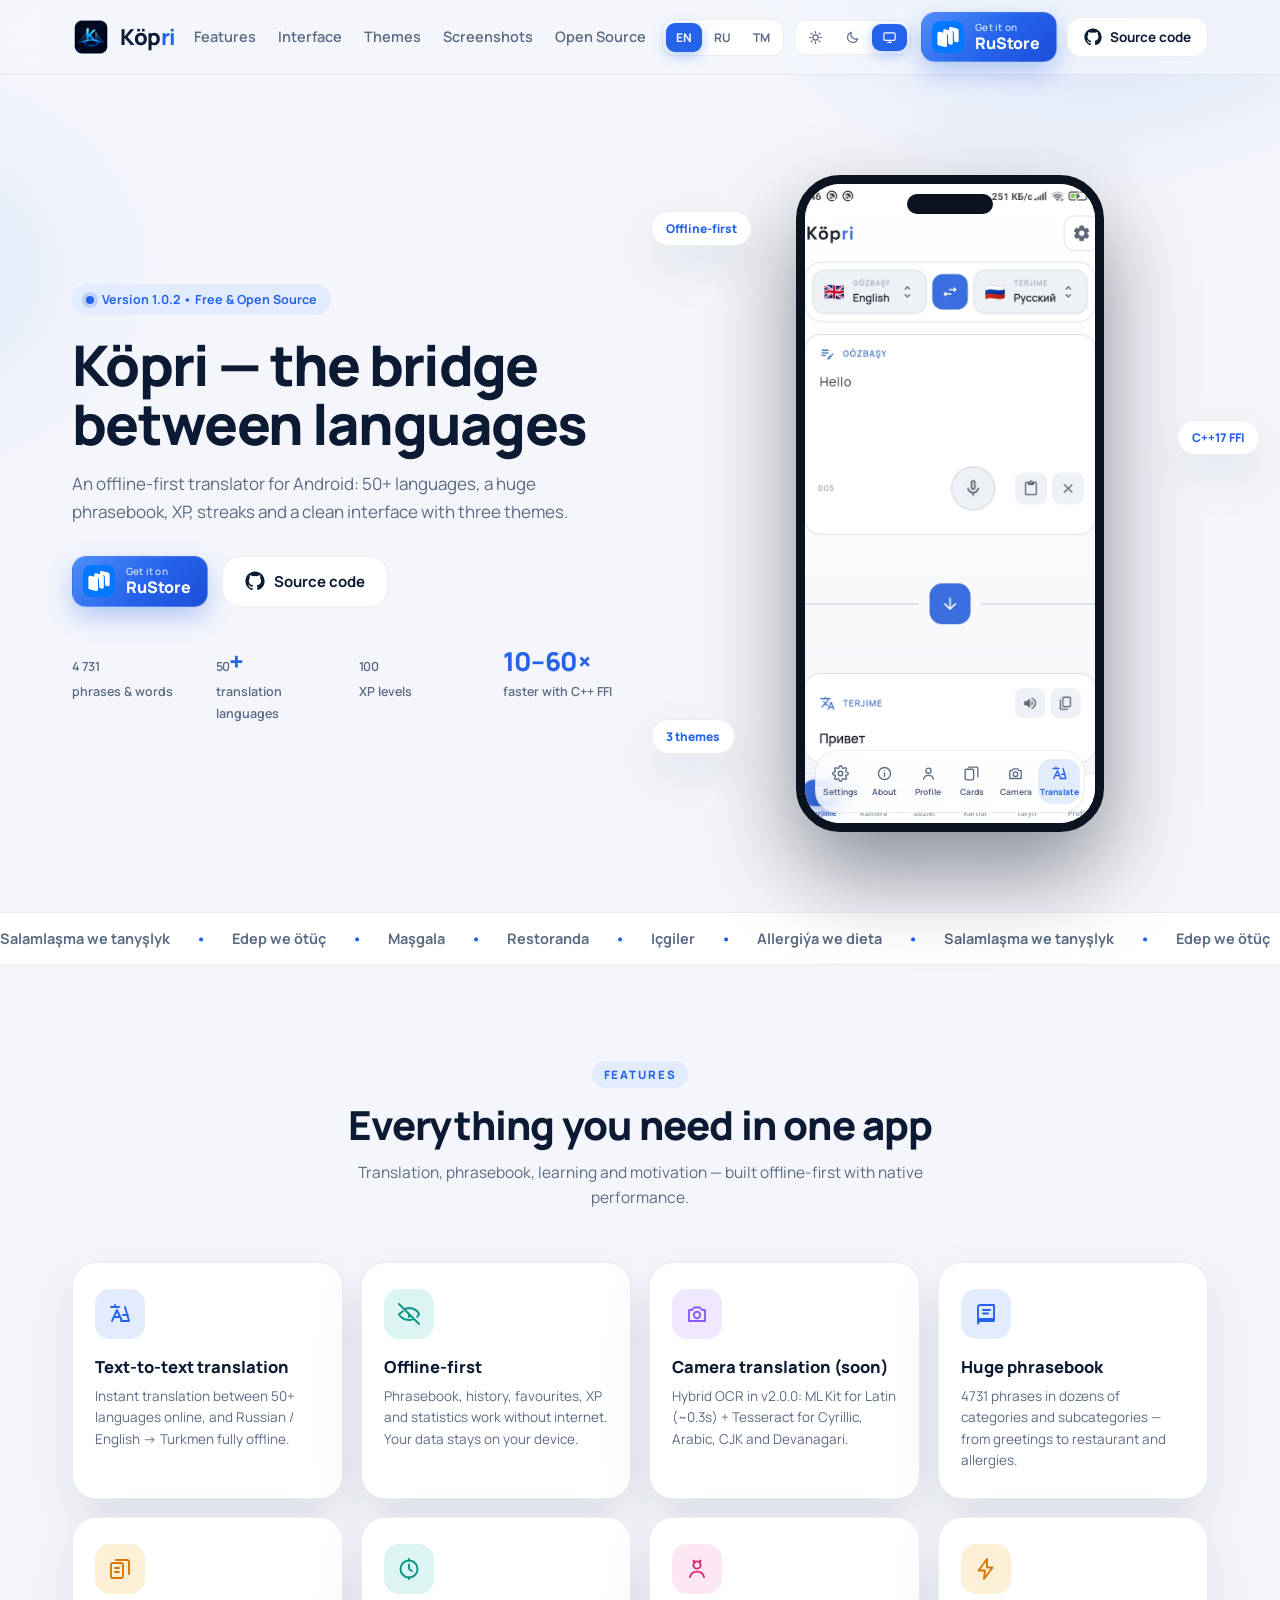
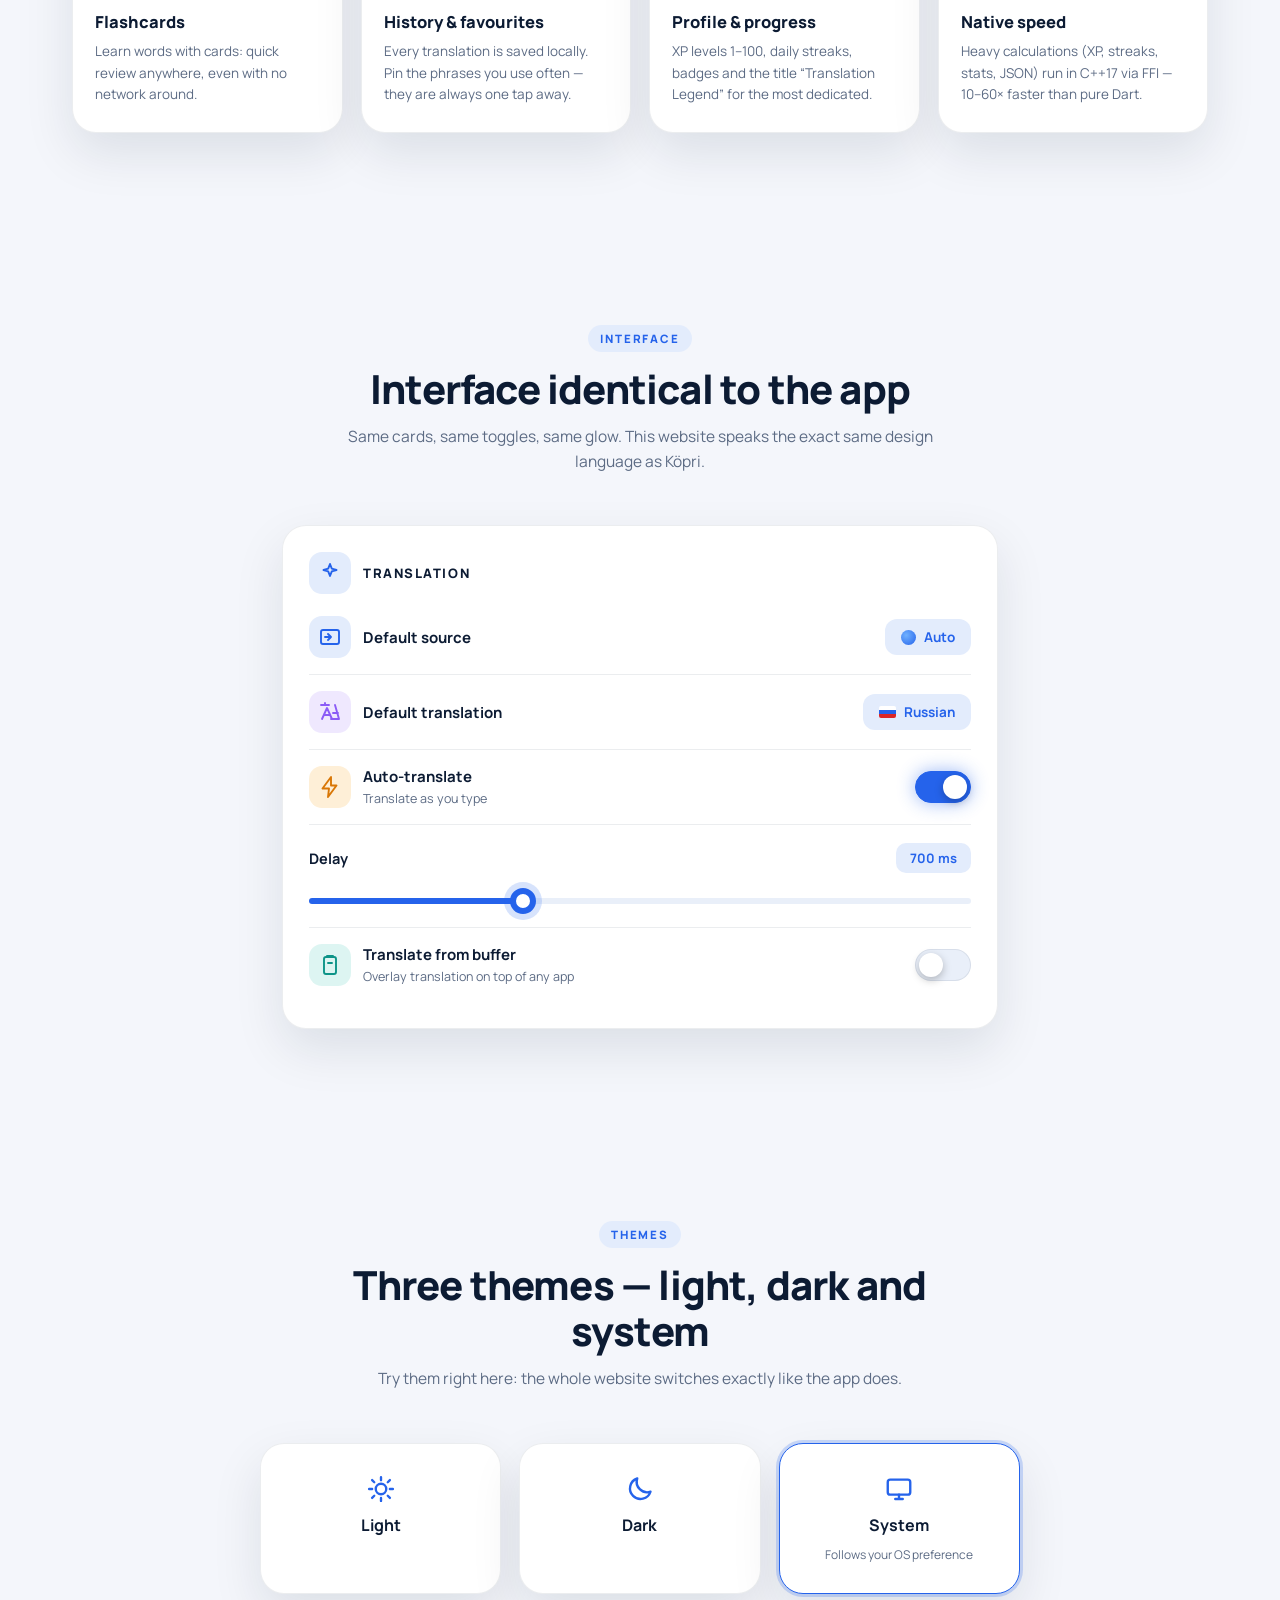
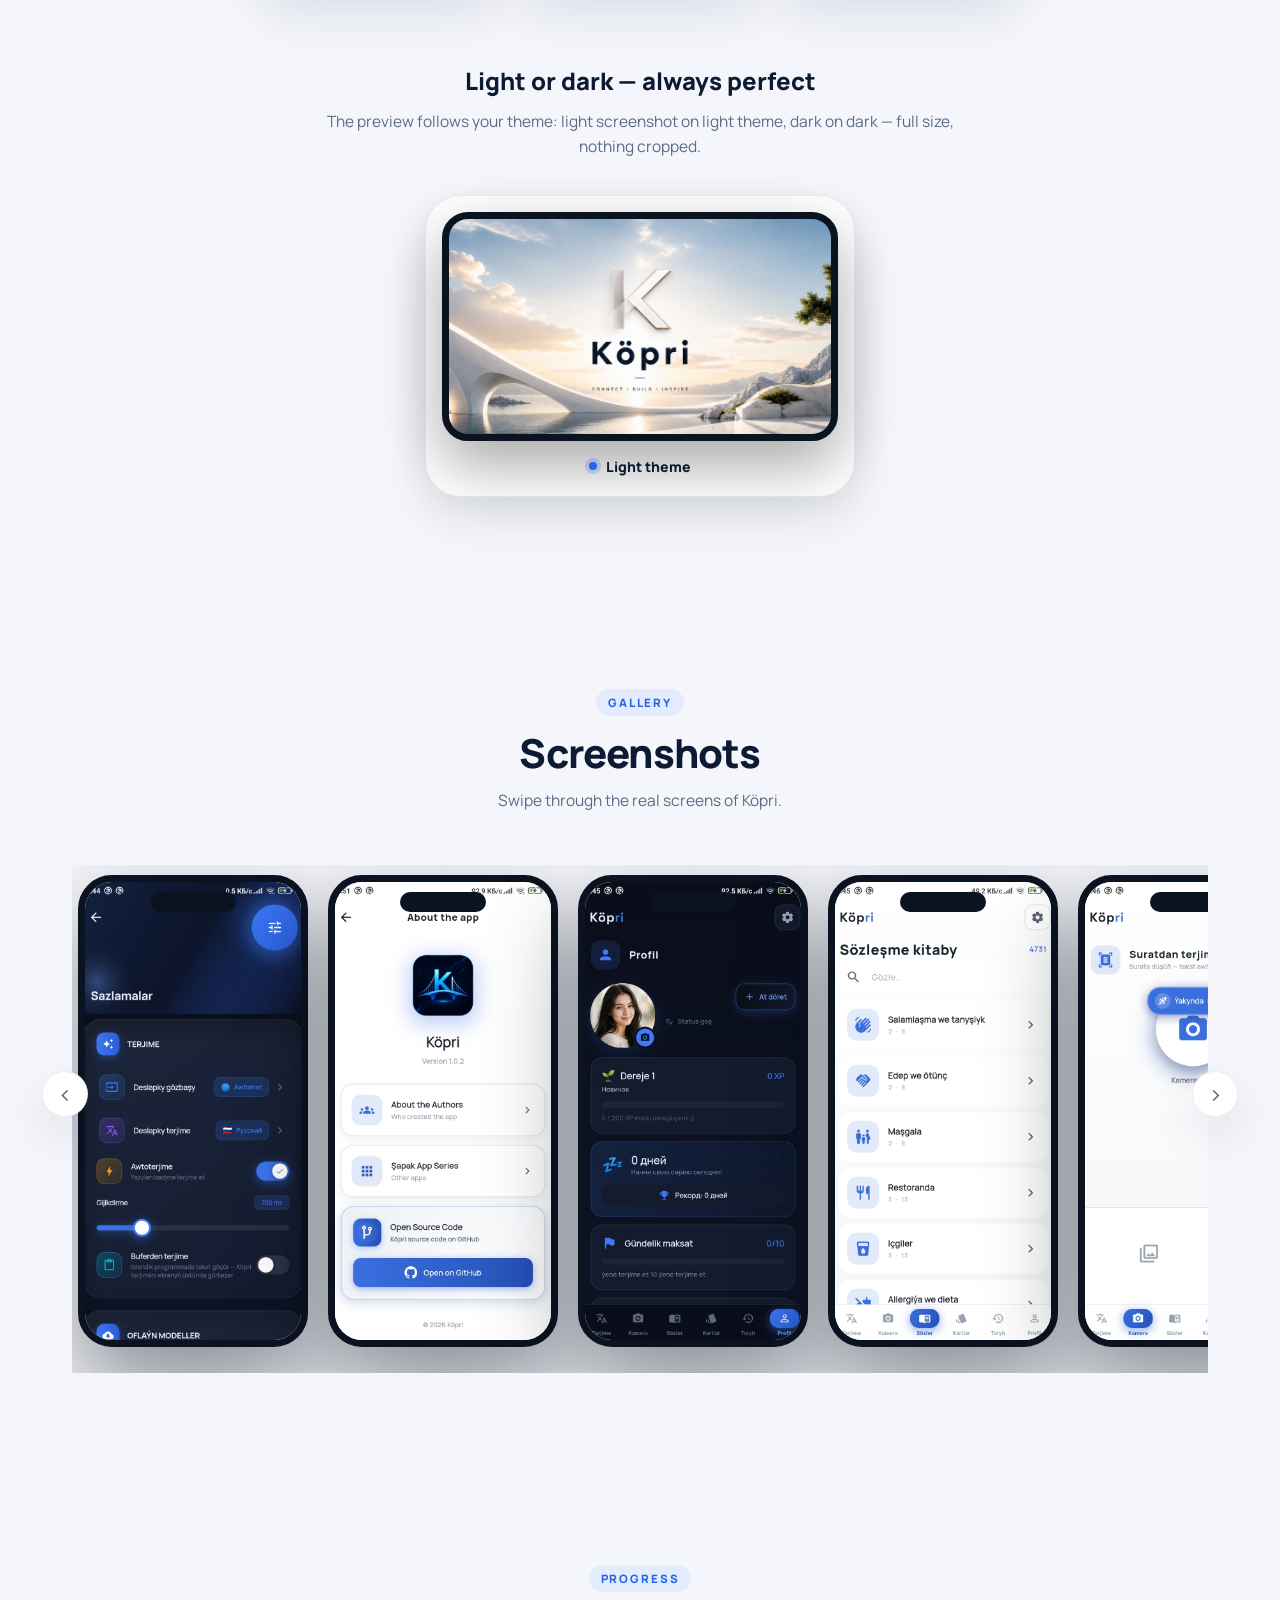
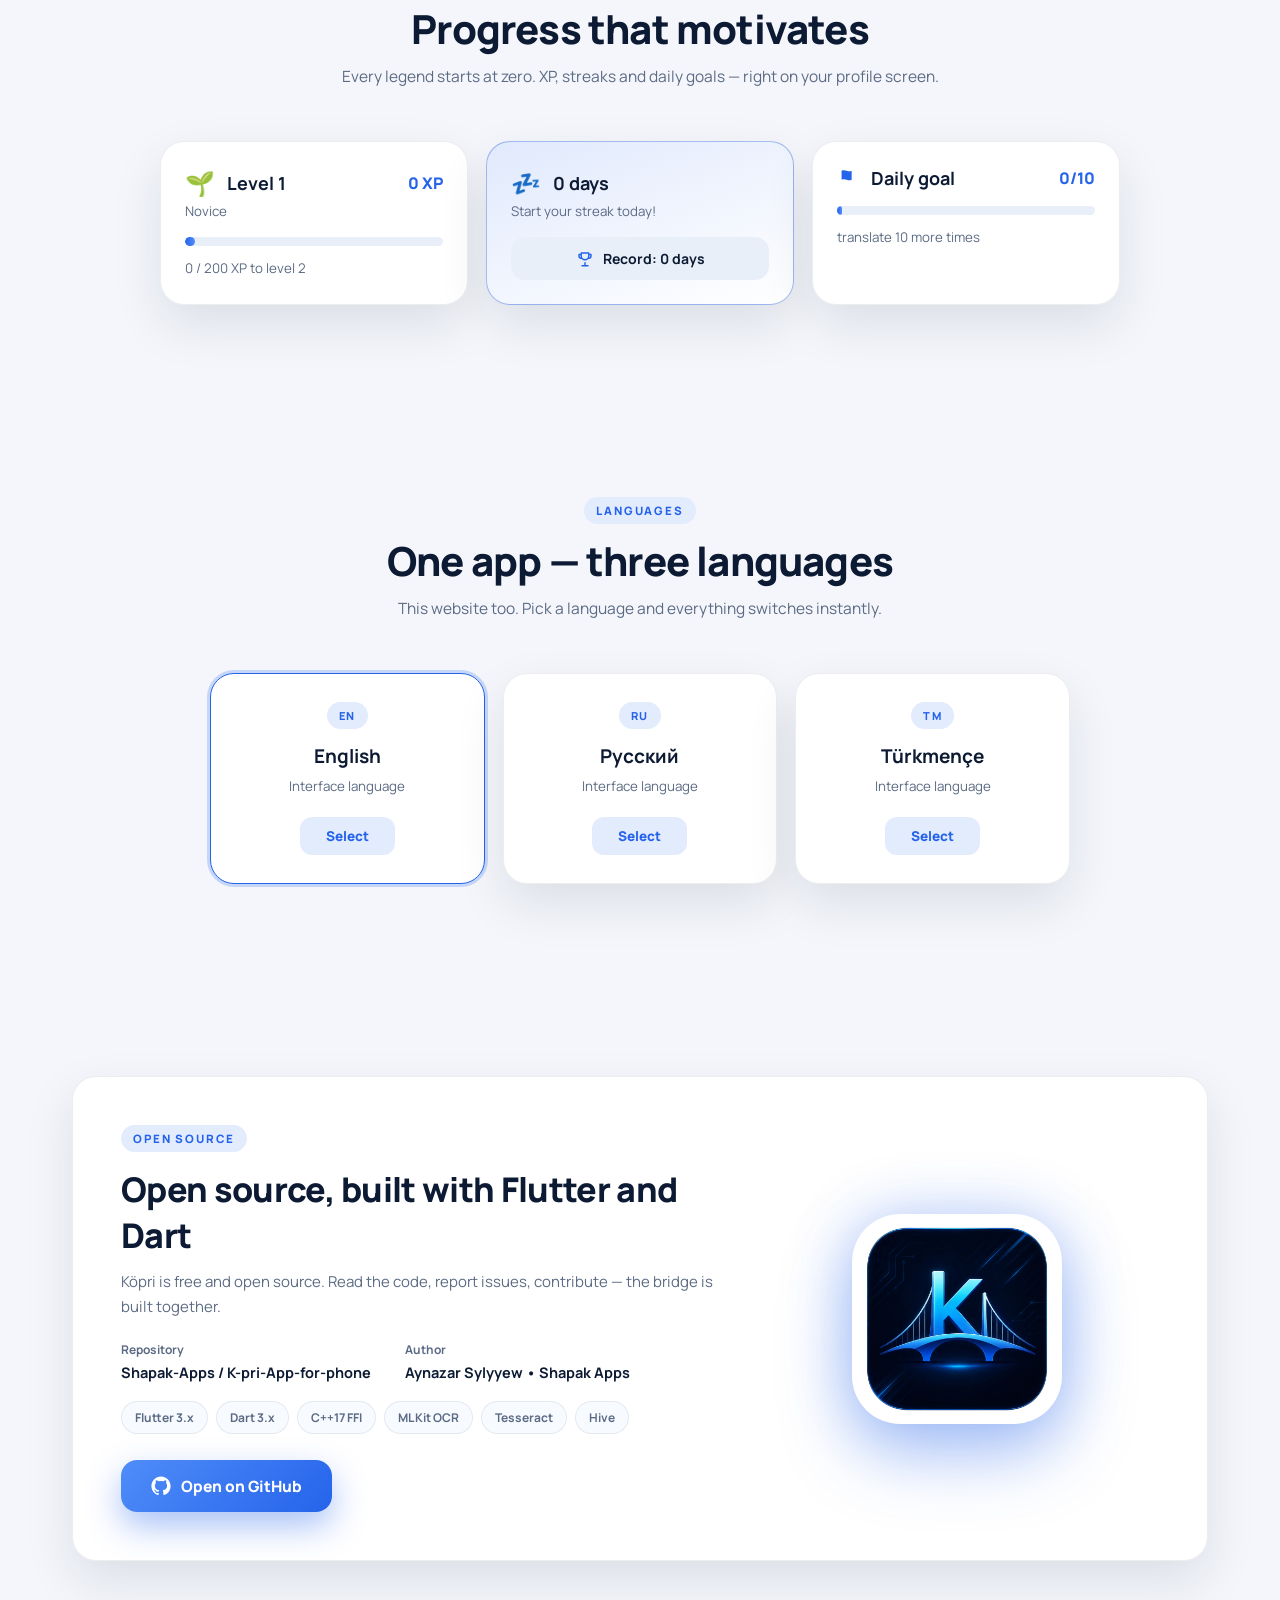
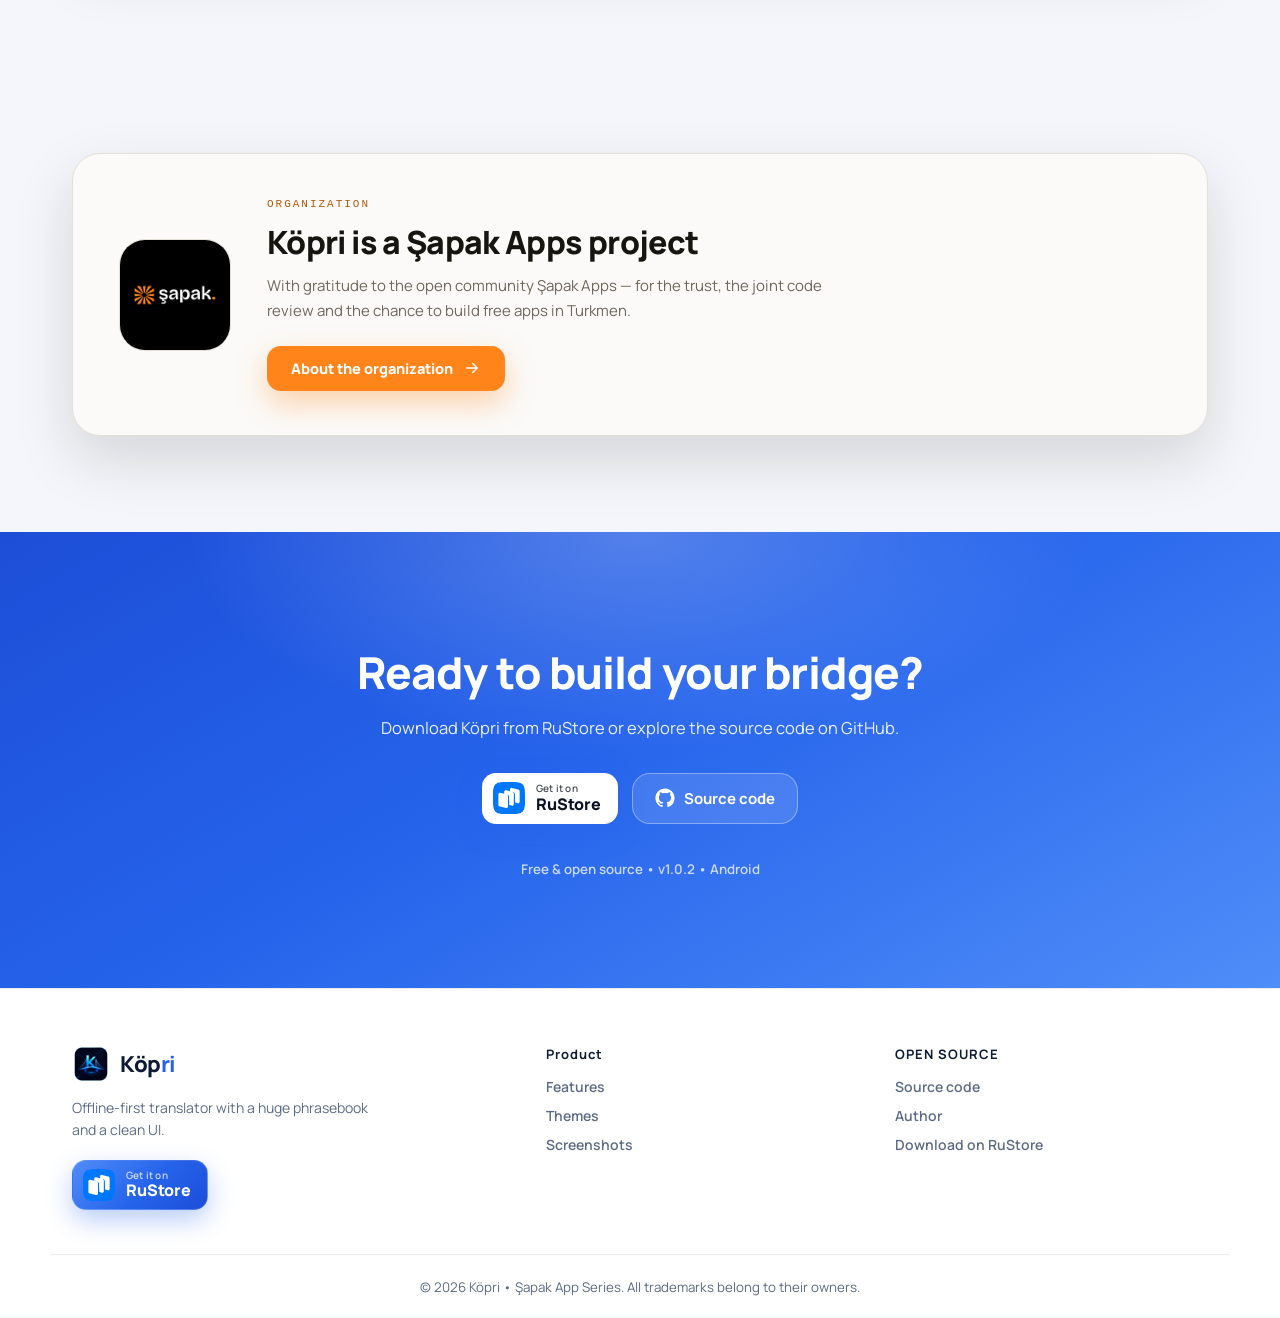
<file: index.html>
<!DOCTYPE html>
<html lang="en" data-theme="light">

<head>
    <meta charset="UTF-8">
    <meta name="viewport" content="width=device-width, initial-scale=1.0">
    <title>Köpri — offline translator</title>
    <meta name="description"
        content="Köpri — offline-first translator for Android: 50+ languages, huge phrasebook, XP & streaks. Download on RuStore.">
    <link rel="icon" type="image/png" href="assets/app_icon.png">
    <link rel="preconnect" href="https://fonts.googleapis.com">
    <link rel="preconnect" href="https://fonts.gstatic.com" crossorigin>
    <link href="https://fonts.googleapis.com/css2?family=Manrope:wght@400;500;600;700;800&display=swap"
        rel="stylesheet">
    <link rel="stylesheet" href="style.css">
</head>

<body>
    <!-- ============ HEADER ============ -->
    <header class="site-header">
        <div class="container header-in">
            <a class="brand" href="#hero">
                <img src="assets/app_icon.png" alt="Köpri icon" class="brand-icon">
                <span class="brand-name">Köp<em>ri</em></span>
            </a>

            <nav class="main-nav" aria-label="Main">
                <a href="#features" data-i18n="nav_features">Features</a>
                <a href="#interface" data-i18n="nav_interface">Interface</a>
                <a href="#themes" data-i18n="nav_themes">Themes</a>
                <a href="#gallery" data-i18n="nav_shots">Screenshots</a>
                <a href="#oss" data-i18n="nav_oss">Open Source</a>
            </nav>

            <div class="header-controls">
                <div class="seg" id="langSeg" role="group" aria-label="Language">
                    <button data-lang="en">EN</button>
                    <button data-lang="ru">RU</button>
                    <button data-lang="tk">TM</button>
                </div>
                <div class="seg" id="themeSeg" role="group" aria-label="Theme">
                    <button data-theme-set="light" title="Light" aria-label="Light theme">
                        <svg viewBox="0 0 24 24">
                            <circle cx="12" cy="12" r="4.2" />
                            <path
                                d="M12 2.5v2.4M12 19.1v2.4M2.5 12h2.4M19.1 12h2.4M4.9 4.9l1.7 1.7M17.4 17.4l1.7 1.7M19.1 4.9l-1.7 1.7M6.6 17.4l-1.7 1.7" />
                        </svg>
                    </button>
                    <button data-theme-set="dark" title="Dark" aria-label="Dark theme">
                        <svg viewBox="0 0 24 24">
                            <path d="M20.4 14.2A8.4 8.4 0 0 1 9.8 3.6a8.4 8.4 0 1 0 10.6 10.6z" />
                        </svg>
                    </button>
                    <button data-theme-set="system" title="System" aria-label="System theme">
                        <svg viewBox="0 0 24 24">
                            <rect x="3" y="4.5" width="18" height="12" rx="2" />
                            <path d="M9 20h6M12 16.5V20" />
                        </svg>
                    </button>
                </div>

                <a class="store-badge" href="https://www.rustore.ru/catalog/app/com.kopri.translator" target="_blank"
                    rel="noopener">
                    <img class="rs-icon" src="assets/rustore.svg"
                        onerror="this.onerror=null;this.src='https://upload.wikimedia.org/wikipedia/commons/e/e5/RuStore_logo.svg';"
                        alt="RuStore">
                    <span class="sb-text"><small data-i18n="badge_small">Get it on</small><b>RuStore</b></span>
                </a>

                <a class="gh-pill" href="https://github.com/Shapak-Apps/K-pri-App-for-phone" target="_blank"
                    rel="noopener" aria-label="GitHub source code">
                    <svg viewBox="0 0 24 24">
                        <path
                            d="M12 .5C5.65.5.5 5.65.5 12c0 5.08 3.29 9.39 7.86 10.91.58.11.79-.25.79-.56 0-.28-.01-1.02-.02-2-3.2.7-3.88-1.54-3.88-1.54-.52-1.33-1.28-1.68-1.28-1.68-1.04-.71.08-.7.08-.7 1.15.08 1.76 1.18 1.76 1.18 1.03 1.76 2.7 1.25 3.36.96.1-.75.4-1.25.72-1.54-2.55-.29-5.23-1.28-5.23-5.68 0-1.26.45-2.28 1.18-3.09-.12-.29-.51-1.46.11-3.05 0 0 .96-.31 3.15 1.18a10.9 10.9 0 0 1 5.74 0c2.19-1.49 3.15-1.18 3.15-1.18.62 1.59.23 2.76.11 3.05.73.81 1.18 1.83 1.18 3.09 0 4.41-2.69 5.38-5.25 5.66.41.35.77 1.05.77 2.12 0 1.53-.01 2.76-.01 3.14 0 .31.21.67.8.56A10.52 10.52 0 0 0 23.5 12C23.5 5.65 18.35.5 12 .5z" />
                    </svg>
                    <span data-i18n="gh_btn">Source code</span>
                </a>
            </div>
        </div>
    </header>

    <main>
        <!-- ============ HERO ============ -->
        <section class="hero" id="hero">
            <div class="container hero-in">
                <div class="hero-copy reveal">
                    <span class="chip"><i class="dot"></i><span data-i18n="hero_chip">Version 1.0.2 • Free & Open
                            Source</span></span>
                    <h1 data-i18n="hero_title">Köpri — the bridge between languages</h1>
                    <p class="lead" data-i18n="hero_sub">An offline-first translator for Android: 50+ languages, a huge
                        phrasebook, XP, streaks and a clean interface with three themes.</p>

                    <div class="hero-cta">
                        <a class="store-badge big" href="https://www.rustore.ru/catalog/app/com.kopri.translator"
                            target="_blank" rel="noopener">
                            <img class="rs-icon" src="assets/rustore.svg"
                                onerror="this.onerror=null;this.src='https://upload.wikimedia.org/wikipedia/commons/e/e5/RuStore_logo.svg';"
                                alt="RuStore">
                            <span class="sb-text"><small data-i18n="badge_small">Get it on</small><b>RuStore</b></span>
                        </a>
                        <a class="btn-ghost" href="https://github.com/Shapak-Apps/K-pri-App-for-phone" target="_blank"
                            rel="noopener">
                            <svg viewBox="0 0 24 24">
                                <path
                                    d="M12 .5C5.65.5.5 5.65.5 12c0 5.08 3.29 9.39 7.86 10.91.58.11.79-.25.79-.56 0-.28-.01-1.02-.02-2-3.2.7-3.88-1.54-3.88-1.54-.52-1.33-1.28-1.68-1.28-1.68-1.04-.71.08-.7.08-.7 1.15.08 1.76 1.18 1.76 1.18 1.03 1.76 2.7 1.25 3.36.96.1-.75.4-1.25.72-1.54-2.55-.29-5.23-1.28-5.23-5.68 0-1.26.45-2.28 1.18-3.09-.12-.29-.51-1.46.11-3.05 0 0 .96-.31 3.15 1.18a10.9 10.9 0 0 1 5.74 0c2.19-1.49 3.15-1.18 3.15-1.18.62 1.59.23 2.76.11 3.05.73.81 1.18 1.83 1.18 3.09 0 4.41-2.69 5.38-5.25 5.66.41.35.77 1.05.77 2.12 0 1.53-.01 2.76-.01 3.14 0 .31.21.67.8.56A10.52 10.52 0 0 0 23.5 12C23.5 5.65 18.35.5 12 .5z" />
                            </svg>
                            <span data-i18n="gh_btn">Source code</span>
                        </a>
                    </div>

                    <div class="stats">
                        <div class="stat"><b><span data-count="4731">0</span></b><span data-i18n="stat1_l">phrases &
                                words</span></div>
                        <div class="stat"><b><span data-count="50">0</span>+</b><span data-i18n="stat2_l">translation
                                languages</span></div>
                        <div class="stat"><b><span data-count="100">0</span></b><span data-i18n="stat3_l">XP
                                levels</span></div>
                        <div class="stat"><b>10–60×</b><span data-i18n="stat4_l">faster with C++ FFI</span></div>
                    </div>
                </div>

                <!-- Interactive phone: bottom nav like in the app -->
                <div class="hero-phone reveal">
                    <span class="float-chip fc1">Offline-first</span>
                    <span class="float-chip fc2">C++17 FFI</span>
                    <span class="float-chip fc3">3 themes</span>
                    <div class="phone">
                        <span class="notch"></span>
                        <div class="screen">
                            <img id="phoneScreen" src="assets/screenshots/6.jpg" alt="Köpri app screen">
                        </div>
                        <nav class="phone-nav" id="phoneNav" aria-label="App tabs">
                            <button data-shot="1"><svg viewBox="0 0 24 24">
                                    <circle cx="12" cy="12" r="3.2" />
                                    <path
                                        d="M19.4 15a1.7 1.7 0 0 0 .34 1.87l.06.06a2 2 0 1 1-2.83 2.83l-.06-.06a1.7 1.7 0 0 0-1.87-.34 1.7 1.7 0 0 0-1 1.55V21a2 2 0 1 1-4 0v-.09a1.7 1.7 0 0 0-1-1.55 1.7 1.7 0 0 0-1.87.34l-.06.06a2 2 0 1 1-2.83-2.83l.06-.06a1.7 1.7 0 0 0 .34-1.87 1.7 1.7 0 0 0-1.55-1H3a2 2 0 1 1 0-4h.09a1.7 1.7 0 0 0 1.55-1 1.7 1.7 0 0 0-.34-1.87l-.06-.06a2 2 0 1 1 2.83-2.83l.06.06a1.7 1.7 0 0 0 1.87.34h.09a1.7 1.7 0 0 0 1-1.55V3a2 2 0 1 1 4 0v.09a1.7 1.7 0 0 0 1 1.55 1.7 1.7 0 0 0 1.87-.34l.06-.06a2 2 0 1 1 2.83 2.83l-.06.06a1.7 1.7 0 0 0-.34 1.87v.09a1.7 1.7 0 0 0 1.55 1H21a2 2 0 1 1 0 4h-.09a1.7 1.7 0 0 0-1.55 1z" />
                                </svg><span data-i18n="tab1">Sazlamalar</span></button>
                            <button data-shot="2"><svg viewBox="0 0 24 24">
                                    <circle cx="12" cy="12" r="8.5" />
                                    <path d="M12 11v5M12 7.5h.01" />
                                </svg><span data-i18n="tab2">Programma barada</span></button>
                            <button data-shot="3"><svg viewBox="0 0 24 24">
                                    <circle cx="12" cy="8" r="3.6" />
                                    <path d="M5 20c.8-3.6 3.6-5.4 7-5.4s6.2 1.8 7 5.4" />
                                </svg><span data-i18n="tab3">Profil</span></button>
                            <button data-shot="4"><svg viewBox="0 0 24 24">
                                    <rect x="3" y="6" width="12" height="15" rx="2" />
                                    <path d="M8 3h11a2 2 0 0 1 2 2v12" />
                                </svg><span data-i18n="tab4">Kartlar</span></button>
                            <button data-shot="5"><svg viewBox="0 0 24 24">
                                    <path d="M4 8h3l2-2.5h6L17 8h3v11H4z" />
                                    <circle cx="12" cy="13" r="3.2" />
                                </svg><span data-i18n="tab5">Kamera</span></button>
                            <button data-shot="6" class="active"><svg viewBox="0 0 24 24">
                                    <path d="M3 5h8M7 3v2M4 19l5-11 5 11M6 15h6M13 19h8M17 5l4 14M15 13h5" />
                                </svg><span data-i18n="tab6">Terjime</span></button>
                        </nav>
                    </div>
                </div>
        </section>

        <!-- ============ MARQUEE ============ -->
        <div class="marquee" aria-hidden="true">
            <div class="marquee-track">
                <span>Salamlaşma we tanyşlyk</span><i>•</i><span>Edep we
                    ötüç</span><i>•</i><span>Maşgala</span><i>•</i><span>Restoranda</span><i>•</i><span>Içgiler</span><i>•</i><span>Allergiýa
                    we dieta</span><i>•</i>
                <span>Salamlaşma we tanyşlyk</span><i>•</i><span>Edep we
                    ötüç</span><i>•</i><span>Maşgala</span><i>•</i><span>Restoranda</span><i>•</i><span>Içgiler</span><i>•</i><span>Allergiýa
                    we dieta</span><i>•</i>
            </div>
        </div>

        <!-- ============ FEATURES ============ -->
        <section class="section" id="features">
            <div class="container">
                <div class="sec-head reveal">
                    <span class="eyebrow" data-i18n="feat_eyebrow">FEATURES</span>
                    <h2 data-i18n="feat_title">Everything you need in one app</h2>
                    <p data-i18n="feat_sub">Translation, phrasebook, learning and motivation — built offline-first with
                        native performance.</p>
                </div>
                <div class="grid-feat">
                    <article class="card feat reveal"><span class="tile t-blue"><svg viewBox="0 0 24 24">
                                <path d="M3 5h8M7 3v2M4 19l5-11 5 11M6 15h6M13 19h8M17 5l4 14M15 13h5" />
                            </svg></span>
                        <h3 data-i18n="f1t">Text-to-text translation</h3>
                        <p data-i18n="f1d">Instant translation between 50+ languages online, and Russian / English →
                            Turkmen fully offline.</p>
                    </article>
                    <article class="card feat reveal"><span class="tile t-teal"><svg viewBox="0 0 24 24">
                                <path
                                    d="M2 2l20 20M8.5 6.8A10 10 0 0 1 12 6c5 0 9 3 10 6-.3.9-.9 1.9-1.8 2.8M6 9.3C4.2 10.4 2.8 11.6 2 12c1 3 5 6 10 6 1.3 0 2.5-.2 3.6-.6M12 12v3M12 18h.01" />
                            </svg></span>
                        <h3 data-i18n="f2t">Offline-first</h3>
                        <p data-i18n="f2d">Phrasebook, history, favourites, XP and statistics work without internet.
                            Your data stays on your device.</p>
                    </article>
                    <article class="card feat reveal"><span class="tile t-purple"><svg viewBox="0 0 24 24">
                                <path d="M4 8h3l2-2.5h6L17 8h3v11H4z" />
                                <circle cx="12" cy="13" r="3.2" />
                            </svg></span>
                        <h3 data-i18n="f3t">Camera translation (soon)</h3>
                        <p data-i18n="f3d">Hybrid OCR in v2.0.0: ML Kit for Latin (~0.3s) + Tesseract for Cyrillic,
                            Arabic, CJK and Devanagari.</p>
                    </article>
                    <article class="card feat reveal"><span class="tile t-blue"><svg viewBox="0 0 24 24">
                                <path d="M4 5.5A2.5 2.5 0 0 1 6.5 3H20v16H6.5A2.5 2.5 0 0 0 4 21.5z" />
                                <path d="M4 19.5A2.5 2.5 0 0 1 6.5 17H20M9 8h7M9 11.5h5" />
                            </svg></span>
                        <h3 data-i18n="f4t">Huge phrasebook</h3>
                        <p data-i18n="f4d">4731 phrases in dozens of categories and subcategories — from greetings to
                            restaurant and allergies.</p>
                    </article>
                    <article class="card feat reveal"><span class="tile t-amber"><svg viewBox="0 0 24 24">
                                <rect x="3" y="6" width="12" height="15" rx="2" />
                                <path d="M8 3h11a2 2 0 0 1 2 2v12M7 11h4M7 15h4" />
                            </svg></span>
                        <h3 data-i18n="f5t">Flashcards</h3>
                        <p data-i18n="f5d">Learn words with cards: quick review anywhere, even with no network around.
                        </p>
                    </article>
                    <article class="card feat reveal"><span class="tile t-teal"><svg viewBox="0 0 24 24">
                                <circle cx="12" cy="12" r="8.5" />
                                <path d="M12 7.5V12l3 2M12 3.5V2M12 22v-1.5" />
                            </svg></span>
                        <h3 data-i18n="f6t">History & favourites</h3>
                        <p data-i18n="f6d">Every translation is saved locally. Pin the phrases you use often — they are
                            always one tap away.</p>
                    </article>
                    <article class="card feat reveal"><span class="tile t-pink"><svg viewBox="0 0 24 24">
                                <circle cx="12" cy="8" r="3.6" />
                                <path d="M5 20c.8-3.6 3.6-5.4 7-5.4s6.2 1.8 7 5.4M8.5 3.5l1 2M15.5 3.5l-1 2" />
                            </svg></span>
                        <h3 data-i18n="f7t">Profile & progress</h3>
                        <p data-i18n="f7d">XP levels 1–100, daily streaks, badges and the title “Translation Legend” for
                            the most dedicated.</p>
                    </article>
                    <article class="card feat reveal"><span class="tile t-amber"><svg viewBox="0 0 24 24">
                                <path d="M13 2 4.5 13.5H11L10 22l8.5-11.5H13z" />
                            </svg></span>
                        <h3 data-i18n="f8t">Native speed</h3>
                        <p data-i18n="f8d">Heavy calculations (XP, streaks, stats, JSON) run in C++17 via FFI — 10–60×
                            faster than pure Dart.</p>
                    </article>
                </div>
            </div>
        </section>

        <!-- ============ INTERFACE / SETTINGS DEMO ============ -->
        <section class="section" id="interface">
            <div class="container ui-in">
                <div class="sec-head reveal">
                    <span class="eyebrow" data-i18n="ui_eyebrow">INTERFACE</span>
                    <h2 data-i18n="ui_title">Interface identical to the app</h2>
                    <p data-i18n="ui_sub">Same cards, same toggles, same glow. This website speaks the exact same design
                        language as Köpri.</p>
                </div>

                <div class="card settings-demo reveal">
                    <div class="sd-head"><span class="tile t-blue sm"><svg viewBox="0 0 24 24">
                                <path d="M12 3l1.8 4.6L18.5 9l-4.7 1.4L12 15l-1.8-4.6L5.5 9l4.7-1.4z" />
                            </svg></span><b data-i18n="demo_group">TERJIME</b></div>

                    <div class="sd-row">
                        <span class="tile t-blue sm"><svg viewBox="0 0 24 24">
                                <rect x="3" y="5" width="18" height="14" rx="2" />
                                <path d="M7 12h6M10 9l3 3-3 3" />
                            </svg></span>
                        <span class="sd-label" data-i18n="demo_src">Default source</span>
                        <span class="sd-value"><i class="globe"></i><span data-i18n="demo_src_v">Auto</span></span>
                    </div>

                    <div class="sd-row">
                        <span class="tile t-purple sm"><svg viewBox="0 0 24 24">
                                <path d="M3 5h8M7 3v2M4 19l5-11 5 11M6 15h6M13 19h8M17 5l4 14M15 13h5" />
                            </svg></span>
                        <span class="sd-label" data-i18n="demo_tgt">Default translation</span>
                        <span class="sd-value"><i class="flag-ru"></i><span data-i18n="demo_tgt_v">Russian</span></span>
                    </div>

                    <div class="sd-row">
                        <span class="tile t-amber sm"><svg viewBox="0 0 24 24">
                                <path d="M13 2 4.5 13.5H11L10 22l8.5-11.5H13z" />
                            </svg></span>
                        <div class="sd-col"><span class="sd-label" data-i18n="demo_auto">Auto-translate</span><small
                                data-i18n="demo_auto_d">Translate as you type</small></div>
                        <label class="switch"><input type="checkbox" checked><span class="track"><span
                                    class="knob"></span></span></label>
                    </div>

                    <div class="sd-slider">
                        <div class="sd-slider-top"><span data-i18n="demo_delay">Delay</span><b id="delayVal">700 ms</b>
                        </div>
                        <input type="range" id="delayRange" min="100" max="2000" step="50" value="700">
                    </div>

                    <div class="sd-row">
                        <span class="tile t-teal sm"><svg viewBox="0 0 24 24">
                                <rect x="6" y="4" width="12" height="17" rx="2" />
                                <path d="M9 4V3h6v1M10 10h4" />
                            </svg></span>
                        <div class="sd-col"><span class="sd-label" data-i18n="demo_buf">Translate from
                                buffer</span><small data-i18n="demo_buf_d">Overlay translation on top of any app</small>
                        </div>
                        <label class="switch"><input type="checkbox"><span class="track"><span
                                    class="knob"></span></span></label>
                    </div>
                </div>
            </div>
        </section>

        <!-- ============ THEMES ============ -->
        <section class="section" id="themes">
            <div class="container">
                <div class="sec-head reveal">
                    <span class="eyebrow" data-i18n="th_eyebrow">THEMES</span>
                    <h2 data-i18n="th_title">Three themes — light, dark and system</h2>
                    <p data-i18n="th_sub">Try them right here: the whole website switches exactly like the app does.</p>
                </div>

                <div class="mode-cards reveal" id="modeCards">
                    <button class="card mode" data-mode="light"><svg viewBox="0 0 24 24">
                            <circle cx="12" cy="12" r="4.2" />
                            <path
                                d="M12 2.5v2.4M12 19.1v2.4M2.5 12h2.4M19.1 12h2.4M4.9 4.9l1.7 1.7M17.4 17.4l1.7 1.7M19.1 4.9l-1.7 1.7M6.6 17.4l-1.7 1.7" />
                        </svg><b data-i18n="mode_light">Light</b></button>
                    <button class="card mode" data-mode="dark"><svg viewBox="0 0 24 24">
                            <path d="M20.4 14.2A8.4 8.4 0 0 1 9.8 3.6a8.4 8.4 0 1 0 10.6 10.6z" />
                        </svg><b data-i18n="mode_dark">Dark</b></button>
                    <button class="card mode" data-mode="system"><svg viewBox="0 0 24 24">
                            <rect x="3" y="4.5" width="18" height="12" rx="2" />
                            <path d="M9 20h6M12 16.5V20" />
                        </svg><b data-i18n="mode_system">System</b><small data-i18n="mode_system_d">Follows your OS
                            preference</small></button>
                </div>

                <div class="sec-head small reveal">
                    <h3 data-i18n="pair_title">Light or dark — always perfect</h3>
                    <p data-i18n="pair_sub">The preview follows your theme: light screenshot on light theme, dark on
                        dark — full size, nothing cropped.</p>
                </div>

                <div class="theme-shot reveal">
                    <figure class="phone-card auto" id="themeShotCard">
                        <div class="frame">
                            <img id="themeShotImg" src="assets/about_light.png" alt="Köpri theme preview">
                        </div>
                        <figcaption><i class="dot"></i><span id="themeShotLabel">Light theme</span></figcaption>
                    </figure>
                </div>
            </div>
        </section>

        <!-- ============ GALLERY ============ -->
        <section class="section" id="gallery">
            <div class="container">
                <div class="sec-head reveal">
                    <span class="eyebrow" data-i18n="sh_eyebrow">GALLERY</span>
                    <h2 data-i18n="sh_title">Screenshots</h2>
                    <p data-i18n="sh_sub">Swipe through the real screens of Köpri.</p>
                </div>
            </div>
            <div class="container shot-wrap reveal">
                <button class="shot-arrow left" id="shotPrev" aria-label="Previous">‹</button>
                <div class="shot-row" id="shotRow">
                    <div class="phone mini"><span class="notch"></span>
                        <div class="screen"><img src="assets/screenshots/1.jpg" alt="Screen 1"></div>
                    </div>
                    <div class="phone mini"><span class="notch"></span>
                        <div class="screen"><img src="assets/screenshots/2.jpg" alt="Screen 2"></div>
                    </div>
                    <div class="phone mini"><span class="notch"></span>
                        <div class="screen"><img src="assets/screenshots/3.jpg" alt="Screen 3"></div>
                    </div>
                    <div class="phone mini"><span class="notch"></span>
                        <div class="screen"><img src="assets/screenshots/4.jpg" alt="Screen 4"></div>
                    </div>
                    <div class="phone mini"><span class="notch"></span>
                        <div class="screen"><img src="assets/screenshots/5.jpg" alt="Screen 5"></div>
                    </div>
                    <div class="phone mini"><span class="notch"></span>
                        <div class="screen"><img src="assets/screenshots/6.jpg" alt="Screen 6"></div>
                    </div>
                </div>
                <button class="shot-arrow right" id="shotNext" aria-label="Next">›</button>
            </div>
        </section>

        <!-- ============ PROGRESS ============ -->
        <section class="section" id="progress">
            <div class="container">
                <div class="sec-head reveal">
                    <span class="eyebrow" data-i18n="pr_eyebrow">PROGRESS</span>
                    <h2 data-i18n="pr_title">Progress that motivates</h2>
                    <p data-i18n="pr_sub">Every legend starts at zero. XP, streaks and daily goals — right on your
                        profile screen.</p>
                </div>
                <div class="grid-prog">
                    <div class="card prog reveal">
                        <div class="prog-top"><span class="emoji">🌱</span><b><span data-i18n="lvl_title">Level</span>
                                1</b><span class="xp">0 XP</span></div>
                        <small class="muted" data-i18n="lvl_name">Novice</small>
                        <div class="bar"><span style="--w:4%"></span></div>
                        <small class="muted" data-i18n="lvl_hint">0 / 200 XP to level 2</small>
                    </div>
                    <div class="card prog accent reveal">
                        <div class="prog-top"><span class="emoji">💤</span><b data-i18n="streak_title">0 days</b></div>
                        <small class="muted" data-i18n="streak_sub">Start your streak today!</small>
                        <div class="record"><svg viewBox="0 0 24 24">
                                <path
                                    d="M8 21h8M12 17v4M7 4h10v4a5 5 0 0 1-10 0zM7 6H4v2a3 3 0 0 0 3 3M17 6h3v2a3 3 0 0 1-3 3" />
                            </svg><span data-i18n="record">Record: 0 days</span></div>
                    </div>
                    <div class="card prog reveal">
                        <div class="prog-top"><svg class="pflag" viewBox="0 0 24 24">
                                <path d="M5 21V4c4-2 7 2 11 0v10c-4 2-7-2-11 0" />
                            </svg><b data-i18n="goal_title">Daily goal</b><span class="xp">0/10</span></div>
                        <div class="bar"><span style="--w:2%"></span></div>
                        <small class="muted" data-i18n="goal_hint">translate 10 more times</small>
                    </div>
                </div>
            </div>
        </section>

        <!-- ============ LANGUAGES ============ -->
        <section class="section" id="languages">
            <div class="container">
                <div class="sec-head reveal">
                    <span class="eyebrow" data-i18n="lg_eyebrow">LANGUAGES</span>
                    <h2 data-i18n="lg_title">One app — three languages</h2>
                    <p data-i18n="lg_sub">This website too. Pick a language and everything switches instantly.</p>
                </div>
                <div class="grid-lang reveal" id="langCards">
                    <div class="card lang"><span class="lang-code">EN</span><b>English</b><small class="muted"
                            data-i18n="lg_card_d">Interface language</small><button data-lang="en"
                            data-i18n="lg_choose">Select</button></div>
                    <div class="card lang"><span class="lang-code">RU</span><b>Русский</b><small class="muted"
                            data-i18n="lg_card_d">Interface language</small><button data-lang="ru"
                            data-i18n="lg_choose">Select</button></div>
                    <div class="card lang"><span class="lang-code">TM</span><b>Türkmençe</b><small class="muted"
                            data-i18n="lg_card_d">Interface language</small><button data-lang="tk"
                            data-i18n="lg_choose">Select</button></div>
                </div>
            </div>
        </section>

        <!-- ============ OPEN SOURCE ============ -->
        <section class="section" id="oss">
            <div class="container">
                <div class="card oss reveal">
                    <div class="oss-copy">
                        <span class="eyebrow" data-i18n="os_eyebrow">OPEN SOURCE</span>
                        <h2 data-i18n="os_title">Open source, built with Flutter and Dart</h2>
                        <p data-i18n="os_sub">Köpri is free and open source. Read the code, report issues, contribute —
                            the bridge is built together.</p>
                        <div class="oss-meta">
                            <div><small data-i18n="os_repo_l">Repository</small><b>Shapak-Apps / K-pri-App-for-phone</b>
                            </div>
                            <div><small data-i18n="os_author_l">Author</small><b>Aynazar Sylyyew • Shapak Apps</b></div>
                        </div>
                        <div class="chips">
                            <span>Flutter 3.x</span><span>Dart 3.x</span><span>C++17 FFI</span><span>ML Kit
                                OCR</span><span>Tesseract</span><span>Hive</span>
                        </div>
                        <a class="btn-primary" href="https://github.com/Shapak-Apps/K-pri-App-for-phone" target="_blank"
                            rel="noopener">
                            <svg viewBox="0 0 24 24">
                                <path
                                    d="M12 .5C5.65.5.5 5.65.5 12c0 5.08 3.29 9.39 7.86 10.91.58.11.79-.25.79-.56 0-.28-.01-1.02-.02-2-3.2.7-3.88-1.54-3.88-1.54-.52-1.33-1.28-1.68-1.28-1.68-1.04-.71.08-.7.08-.7 1.15.08 1.76 1.18 1.76 1.18 1.03 1.76 2.7 1.25 3.36.96.1-.75.4-1.25.72-1.54-2.55-.29-5.23-1.28-5.23-5.68 0-1.26.45-2.28 1.18-3.09-.12-.29-.51-1.46.11-3.05 0 0 .96-.31 3.15 1.18a10.9 10.9 0 0 1 5.74 0c2.19-1.49 3.15-1.18 3.15-1.18.62 1.59.23 2.76.11 3.05.73.81 1.18 1.83 1.18 3.09 0 4.41-2.69 5.38-5.25 5.66.41.35.77 1.05.77 2.12 0 1.53-.01 2.76-.01 3.14 0 .31.21.67.8.56A10.52 10.52 0 0 0 23.5 12C23.5 5.65 18.35.5 12 .5z" />
                            </svg>
                            <span data-i18n="os_btn">Open on GitHub</span>
                        </a>
                    </div>
                    <div class="oss-art" aria-hidden="true">
                        <img src="assets/app_icon.png" alt="">
                    </div>
                </div>
            </div>
        </section>
        <!-- ============ ORGANIZATION ============ -->
        <section class="section" id="organization">
            <div class="container">
                <div class="card org-card reveal">
                    <div class="org-logo-wrap"><img src="assets/sapak.png" alt="Şapak Apps logo"></div>
                    <div class="org-copy">
                        <span class="org-eyebrow" data-i18n="org_eyebrow">ORGANIZATION</span>
                        <h2 data-i18n="org_title">Köpri is a Şapak Apps project</h2>
                        <p data-i18n="org_text">With gratitude to the open community Şapak Apps — for the trust, the
                            joint code review and the chance to build free apps in Turkmen.</p>
                        <a class="org-btn" href="organization.html">
                            <span data-i18n="org_btn">About the organization</span>
                            <svg viewBox="0 0 24 24">
                                <path d="M5 12h14M13 6l6 6-6 6" />
                            </svg>
                        </a>
                    </div>
                </div>
            </div>
        </section>
        <!-- ============ CTA ============ -->
        <section class="cta" id="cta">
            <div class="container cta-in reveal">
                <h2 data-i18n="cta_title">Ready to build your bridge?</h2>
                <p data-i18n="cta_sub">Download Köpri from RuStore or explore the source code on GitHub.</p>
                <div class="hero-cta center">
                    <a class="store-badge big light" href="https://www.rustore.ru/catalog/app/com.kopri.translator"
                        target="_blank" rel="noopener">
                        <img class="rs-icon" src="assets/rustore.svg"
                            onerror="this.onerror=null;this.src='https://upload.wikimedia.org/wikipedia/commons/e/e5/RuStore_logo.svg';"
                            alt="RuStore">
                        <span class="sb-text"><small data-i18n="badge_small">Get it on</small><b>RuStore</b></span>
                    </a>
                    <a class="btn-ghost light" href="https://github.com/Shapak-Apps/K-pri-App-for-phone" target="_blank"
                        rel="noopener">
                        <svg viewBox="0 0 24 24">
                            <path
                                d="M12 .5C5.65.5.5 5.65.5 12c0 5.08 3.29 9.39 7.86 10.91.58.11.79-.25.79-.56 0-.28-.01-1.02-.02-2-3.2.7-3.88-1.54-3.88-1.54-.52-1.33-1.28-1.68-1.28-1.68-1.04-.71.08-.7.08-.7 1.15.08 1.76 1.18 1.76 1.18 1.03 1.76 2.7 1.25 3.36.96.1-.75.4-1.25.72-1.54-2.55-.29-5.23-1.28-5.23-5.68 0-1.26.45-2.28 1.18-3.09-.12-.29-.51-1.46.11-3.05 0 0 .96-.31 3.15 1.18a10.9 10.9 0 0 1 5.74 0c2.19-1.49 3.15-1.18 3.15-1.18.62 1.59.23 2.76.11 3.05.73.81 1.18 1.83 1.18 3.09 0 4.41-2.69 5.38-5.25 5.66.41.35.77 1.05.77 2.12 0 1.53-.01 2.76-.01 3.14 0 .31.21.67.8.56A10.52 10.52 0 0 0 23.5 12C23.5 5.65 18.35.5 12 .5z" />
                        </svg>
                        <span data-i18n="gh_btn">Source code</span>
                    </a>
                </div>
                <small class="cta-note" data-i18n="cta_note">Free & open source • v1.0.2 • Android</small>
            </div>
        </section>
    </main>

    <!-- ============ FOOTER ============ -->
    <footer class="site-footer">
        <div class="container foot-in">
            <div class="foot-brand">
                <a class="brand" href="#hero"><img src="assets/app_icon.png" alt="" class="brand-icon"><span
                        class="brand-name">Köp<em>ri</em></span></a>
                <p data-i18n="ft_desc">Offline-first translator with a huge phrasebook and a clean UI.</p>
                <a class="store-badge" href="https://www.rustore.ru/catalog/app/com.kopri.translator" target="_blank"
                    rel="noopener">
                    <img class="rs-icon" src="assets/rustore.svg"
                        onerror="this.onerror=null;this.src='https://upload.wikimedia.org/wikipedia/commons/e/e5/RuStore_logo.svg';"
                        alt="RuStore">
                    <span class="sb-text"><small data-i18n="badge_small">Get it on</small><b>RuStore</b></span>
                </a>
            </div>
            <div class="foot-col">
                <b data-i18n="ft_product">Product</b>
                <a href="#features" data-i18n="nav_features">Features</a>
                <a href="#themes" data-i18n="nav_themes">Themes</a>
                <a href="#gallery" data-i18n="nav_shots">Screenshots</a>
            </div>
            <div class="foot-col">
                <b data-i18n="os_eyebrow">OPEN SOURCE</b>
                <a href="https://github.com/Shapak-Apps/K-pri-App-for-phone" target="_blank" rel="noopener"
                    data-i18n="ft_source">Source code</a>
                <a href="https://github.com/aynazar-sylyyew-dev" target="_blank" rel="noopener"
                    data-i18n="ft_author">Author</a>
                <a href="https://www.rustore.ru/catalog/app/com.kopri.translator" target="_blank" rel="noopener"
                    data-i18n="ft_download">Download on RuStore</a>
            </div>
        </div>
        <div class="container foot-note"><small data-i18n="ft_note">© 2026 Köpri • Şapak App Series. All trademarks
                belong to their owners.</small></div>
    </footer>

    <script src="script.js"></script>
</body>

</html>
</file>
<file: style.css>
/* ========== Köpri promo site — style copied from the app ========== */
:root {
  --bg: #F4F6FB;
  --bg2: #E9EFF9;
  --card: #FFFFFF;
  --card2: #F7FAFF;
  --text: #0C1B33;
  --muted: #5C6B84;
  --line: rgba(12, 27, 51, .08);
  --primary: #2563EB;
  --primary2: #4F8DF9;
  --tile: #E3ECFC;
  --shadow: 0 20px 50px rgba(12, 27, 51, .10);
  --glow: 0 0 0 rgba(37, 99, 235, 0);
  --badge-bg: linear-gradient(135deg, #4F8DF9 0%, #2563EB 55%, #1D4ED8 100%);
  --badge-tx: #FFFFFF;
}

html[data-theme="dark"] {
  --bg: #080D18;
  --bg2: #0B1220;
  --card: #0E1626;
  --card2: #111B2E;
  --text: #E8EEF9;
  --muted: #93A4BC;
  --line: rgba(147, 164, 188, .14);
  --primary: #3B82F6;
  --primary2: #60A5FA;
  --tile: rgba(59, 130, 246, .14);
  --shadow: 0 24px 60px rgba(0, 0, 0, .5);
  --glow: 0 0 40px rgba(59, 130, 246, .25);
  --badge-bg: #0F1B33;
}

* {
  margin: 0;
  padding: 0;
  box-sizing: border-box
}

html {
  scroll-behavior: smooth
}

body {
  font-family: 'Manrope', system-ui, -apple-system, 'Segoe UI', sans-serif;
  background: var(--bg);
  color: var(--text);
  transition: background .35s ease, color .35s ease;
  overflow-x: hidden;
}

body::before {
  content: '';
  position: fixed;
  inset: 0;
  z-index: -1;
  pointer-events: none;
  background:
    radial-gradient(600px 400px at 85% -5%, rgba(37, 99, 235, .16), transparent 60%),
    radial-gradient(500px 380px at -10% 30%, rgba(79, 141, 249, .12), transparent 60%);
}

html[data-theme="dark"] body::before {
  background:
    radial-gradient(700px 460px at 85% -5%, rgba(59, 130, 246, .20), transparent 60%),
    radial-gradient(560px 420px at -10% 35%, rgba(37, 99, 235, .14), transparent 60%);
}

img {
  max-width: 100%;
  display: block
}

a {
  text-decoration: none;
  color: inherit
}

button {
  font-family: inherit;
  color: inherit;
  background: none;
  border: none;
  cursor: pointer
}

.container {
  max-width: 1180px;
  margin: 0 auto;
  padding: 0 22px
}

.section {
  padding: 96px 0
}

.muted {
  color: var(--muted)
}

svg {
  width: 22px;
  height: 22px;
  fill: none;
  stroke: currentColor;
  stroke-width: 1.9;
  stroke-linecap: round;
  stroke-linejoin: round
}

/* ---------- header ---------- */
.site-header {
  position: sticky;
  top: 0;
  z-index: 50;
  backdrop-filter: blur(18px);
  -webkit-backdrop-filter: blur(18px);
  background: color-mix(in srgb, var(--bg) 78%, transparent);
  border-bottom: 1px solid var(--line);
}

.header-in {
  display: flex;
  align-items: center;
  gap: 16px;
  height: 74px;
  flex-wrap: nowrap;
}

.brand {
  display: flex;
  align-items: center;
  gap: 10px;
  margin-right: auto;
  flex: none
}

.brand-icon {
  width: 38px;
  height: 38px;
  border-radius: 10px;
  box-shadow: var(--glow)
}

.brand-name {
  font-size: 22px;
  font-weight: 800;
  letter-spacing: -.02em;
  white-space: nowrap
}

.brand-name em {
  font-style: normal;
  color: var(--primary)
}

/* nav: одна строка, ровная базовая линия */
.main-nav {
  display: flex;
  align-items: center;
  gap: 22px;
  flex: none
}

.main-nav a {
  font-size: 14.5px;
  font-weight: 600;
  color: var(--muted);
  line-height: 1;
  white-space: nowrap;
  transition: color .2s;
}

.main-nav a:hover {
  color: var(--primary)
}

.header-controls {
  display: flex;
  align-items: center;
  gap: 10px;
  flex: none
}

/* segmented controls (lang / theme) */
.seg {
  display: flex;
  background: var(--card);
  border: 1px solid var(--line);
  border-radius: 12px;
  padding: 3px;
  gap: 2px;
  flex: none
}

.seg button {
  padding: 6px 10px;
  border-radius: 9px;
  font-size: 12px;
  font-weight: 700;
  color: var(--muted);
  display: flex;
  align-items: center;
  white-space: nowrap;
  transition: .2s;
}

.seg button svg {
  width: 15px;
  height: 15px
}

.seg button:hover {
  color: var(--text)
}

.seg button.on {
  background: var(--primary);
  color: #fff;
  box-shadow: 0 4px 14px rgba(37, 99, 235, .35)
}

.store-badge {
  display: flex;
  align-items: center;
  gap: 11px;
  flex: none;
  width: fit-content;
  background: var(--badge-bg);
  color: var(--badge-tx);
  border: 1px solid rgba(255, 255, 255, .16);
  padding: 8px 16px 8px 10px;
  border-radius: 14px;
  white-space: nowrap;
  box-shadow: 0 10px 26px color-mix(in srgb, var(--primary) 32%, transparent);
  transition: transform .2s, box-shadow .2s;
}

/* плавающие чипы не вылезают за экран */
.fc1 {
  top: 6%;
  left: 0
}

.fc2 {
  top: 36%;
  right: 0;
  animation-delay: 1.2s
}

.fc3 {
  bottom: 12%;
  left: 0;
  animation-delay: 2.4s
}

/* нижняя панель телефона читаема поверх любых скриншотов */
.phone-nav {
  background: color-mix(in srgb, var(--card) 92%, transparent)
}

.store-badge:hover {
  transform: translateY(-2px);
  box-shadow: 0 12px 30px rgba(10, 17, 32, .35)
}

.store-badge .rs-icon {
  width: 32px;
  height: 32px;
  border-radius: 8px;
  flex: none
}

.sb-text {
  display: flex;
  flex-direction: column;
  line-height: 1.15;
  text-align: left
}

.sb-text small {
  font-size: 10px;
  opacity: .75;
  font-weight: 600;
  letter-spacing: .02em;
  white-space: nowrap
}

.sb-text b {
  font-size: 16px;
  font-weight: 800;
  letter-spacing: -.01em;
  white-space: nowrap
}

/* GitHub pill: текст в одну строку */
.gh-pill {
  display: flex;
  align-items: center;
  gap: 8px;
  padding: 10px 16px;
  border-radius: 14px;
  flex: none;
  border: 1px solid var(--line);
  background: var(--card);
  font-size: 13.5px;
  font-weight: 700;
  white-space: nowrap;
  transition: .2s;
}

.gh-pill svg {
  width: 18px;
  height: 18px;
  fill: currentColor;
  stroke: none;
  flex: none
}

.gh-pill:hover {
  border-color: var(--primary);
  color: var(--primary)
}

/* ---------- hero ---------- */
.hero {
  padding: 80px 0 60px;
  position: relative
}

.hero-in {
  display: grid;
  grid-template-columns: 1.05fr .95fr;
  gap: 50px;
  align-items: center
}

.chip {
  display: inline-flex;
  align-items: center;
  gap: 8px;
  padding: 7px 14px;
  border-radius: 999px;
  background: var(--tile);
  color: var(--primary);
  font-size: 12.5px;
  font-weight: 700;
}

.dot {
  width: 8px;
  height: 8px;
  border-radius: 50%;
  background: var(--primary);
  box-shadow: 0 0 0 4px color-mix(in srgb, var(--primary) 20%, transparent)
}

.hero h1 {
  font-size: clamp(34px, 4.6vw, 56px);
  font-weight: 800;
  letter-spacing: -.03em;
  line-height: 1.06;
  margin: 20px 0 16px
}

.lead {
  font-size: 17px;
  color: var(--muted);
  line-height: 1.65;
  max-width: 520px
}

.hero-cta {
  display: flex;
  gap: 14px;
  margin: 30px 0 36px;
  flex-wrap: wrap
}

.hero-cta.center {
  justify-content: center
}

.btn-ghost {
  display: flex;
  align-items: center;
  gap: 9px;
  padding: 14px 22px;
  border-radius: 18px;
  border: 1.5px solid var(--line);
  background: var(--card);
  font-weight: 700;
  font-size: 15px;
  transition: .2s;
}

.btn-ghost svg {
  width: 20px;
  height: 20px;
  fill: currentColor;
  stroke: none
}

.btn-ghost:hover {
  border-color: var(--primary);
  color: var(--primary);
  transform: translateY(-2px)
}

.btn-ghost.light {
  background: rgba(255, 255, 255, .12);
  border-color: rgba(255, 255, 255, .35);
  color: #fff
}

.btn-ghost.light:hover {
  background: rgba(255, 255, 255, .2);
  color: #fff
}

.stats {
  display: grid;
  grid-template-columns: repeat(4, 1fr);
  gap: 14px;
  max-width: 560px
}

.stat b {
  display: block;
  font-size: 26px;
  font-weight: 800;
  color: var(--primary);
  letter-spacing: -.02em
}

.stat span:last-child {
  font-size: 12.5px;
  color: var(--muted);
  font-weight: 600
}

/* phone mockup — adaptive */
.hero-phone {
  position: relative;
  display: flex;
  justify-content: center;
  padding: 20px 0
}

.phone {
  position: relative;
  width: min(308px, 88%);
  aspect-ratio: 9/19.2;
  border-radius: 44px;
  overflow: hidden;
  border: 9px solid #0B1220;
  background: #0B1220;
  box-shadow: 0 40px 90px rgba(8, 13, 24, .45), var(--glow);
}

.phone .notch {
  position: absolute;
  top: 10px;
  left: 50%;
  transform: translateX(-50%);
  width: 86px;
  height: 20px;
  border-radius: 999px;
  background: #0B1220;
  z-index: 3
}

.phone .screen {
  position: absolute;
  inset: 0;
  background: #fff
}

.phone .screen img {
  width: 100%;
  height: 100%;
  object-fit: cover;
  object-position: top;
  transition: opacity .25s ease
}

.phone .screen img.fade {
  opacity: 0
}

.phone-nav {
  position: absolute;
  left: 10px;
  right: 10px;
  bottom: 10px;
  z-index: 4;
  display: grid;
  grid-template-columns: repeat(6, 1fr);
  gap: 2px;
  padding: 8px 4px;
  border-radius: 22px;
  background: color-mix(in srgb, var(--card) 82%, transparent);
  backdrop-filter: blur(16px);
  -webkit-backdrop-filter: blur(16px);
  border: 1px solid var(--line);
}

.phone-nav button {
  display: flex;
  flex-direction: column;
  align-items: center;
  gap: 4px;
  padding: 6px 0;
  border-radius: 14px;
  color: var(--muted);
  transition: .2s
}

.phone-nav button svg {
  width: 17px;
  height: 17px
}

.phone-nav button span {
  font-size: 8.5px;
  font-weight: 700
}

.phone-nav button.active {
  color: var(--primary);
  background: var(--tile)
}

.float-chip {
  position: absolute;
  z-index: 5;
  padding: 8px 14px;
  border-radius: 999px;
  font-size: 12px;
  font-weight: 800;
  background: var(--card);
  border: 1px solid var(--line);
  box-shadow: var(--shadow);
  color: var(--primary);
  animation: float 5s ease-in-out infinite;
}

.fc1 {
  top: 8%;
  left: -8%
}

.fc2 {
  top: 38%;
  right: -10%;
  animation-delay: 1.2s
}

.fc3 {
  bottom: 14%;
  left: -8%;
  animation-delay: 2.4s
}

@keyframes float {

  0%,
  100% {
    transform: translateY(0)
  }

  50% {
    transform: translateY(-10px)
  }
}

/* ---------- marquee ---------- */
.marquee {
  overflow: hidden;
  border-block: 1px solid var(--line);
  background: var(--card);
  padding: 16px 0
}

.marquee-track {
  display: flex;
  gap: 26px;
  width: max-content;
  animation: mq 28s linear infinite;
  font-weight: 700;
  color: var(--muted);
  font-size: 14.5px;
  white-space: nowrap
}

.marquee-track i {
  color: var(--primary);
  font-style: normal
}

@keyframes mq {
  to {
    transform: translateX(-50%)
  }
}

/* ---------- sections ---------- */
.sec-head {
  max-width: 640px;
  margin: 0 auto 52px;
  text-align: center
}

.sec-head.small {
  margin: 70px auto 36px
}

.eyebrow {
  display: inline-block;
  font-size: 11.5px;
  font-weight: 800;
  letter-spacing: .16em;
  color: var(--primary);
  background: var(--tile);
  padding: 6px 12px;
  border-radius: 999px;
  margin-bottom: 14px
}

.sec-head h2 {
  font-size: clamp(26px, 3.2vw, 40px);
  font-weight: 800;
  letter-spacing: -.02em;
  line-height: 1.15
}

.sec-head h3 {
  font-size: 24px;
  font-weight: 800
}

.sec-head p {
  margin-top: 12px;
  color: var(--muted);
  font-size: 15.5px;
  line-height: 1.6
}

.card {
  background: var(--card);
  border: 1px solid var(--line);
  border-radius: 24px;
  box-shadow: var(--shadow);
  transition: transform .25s ease, box-shadow .25s ease, background .35s;
}

.card:hover {
  transform: translateY(-4px)
}

/* features */
.grid-feat {
  display: grid;
  grid-template-columns: repeat(4, 1fr);
  gap: 18px
}

.feat {
  padding: 26px 22px
}

.feat h3 {
  font-size: 16.5px;
  font-weight: 800;
  margin: 16px 0 8px
}

.feat p {
  font-size: 13.5px;
  color: var(--muted);
  line-height: 1.6
}

.tile {
  width: 50px;
  height: 50px;
  border-radius: 15px;
  display: flex;
  align-items: center;
  justify-content: center;
}

.tile svg {
  width: 24px;
  height: 24px
}

.tile.sm {
  width: 42px;
  height: 42px;
  border-radius: 13px
}

.t-blue {
  background: var(--tile);
  color: var(--primary)
}

.t-purple {
  background: rgba(139, 92, 246, .14);
  color: #8B5CF6
}

.t-amber {
  background: rgba(245, 158, 11, .16);
  color: #D97706
}

.t-teal {
  background: rgba(20, 184, 166, .14);
  color: #0D9488
}

.t-pink {
  background: rgba(236, 72, 153, .13);
  color: #DB2777
}

html[data-theme="dark"] .t-amber {
  color: #FBBF24
}

html[data-theme="dark"] .t-teal {
  color: #2DD4BF
}

html[data-theme="dark"] .t-pink {
  color: #F472B6
}

html[data-theme="dark"] .t-purple {
  color: #A78BFA
}

/* settings demo — rows NEVER wrap: icon | label | value/switch in one line */
.ui-in {
  max-width: 760px;
  width: 100%
}

.settings-demo {
  padding: 26px;
  overflow: visible
}

.sd-head {
  display: flex;
  align-items: center;
  gap: 12px;
  margin-bottom: 6px
}

.sd-head b {
  font-size: 13px;
  letter-spacing: .12em;
  font-weight: 800;
  white-space: nowrap
}

.sd-row {
  display: flex;
  align-items: center;
  gap: 12px;
  padding: 16px 0;
  border-bottom: 1px solid var(--line);
  flex-wrap: nowrap;
}

.sd-row:last-of-type {
  border-bottom: none
}

.sd-label {
  font-weight: 700;
  font-size: 15px;
  line-height: 1.3;
  min-width: 0;
  flex: 1 1 auto
}

.sd-col {
  display: flex;
  flex-direction: column;
  gap: 3px;
  flex: 1 1 auto;
  min-width: 0
}

.sd-col small {
  color: var(--muted);
  font-size: 12.5px;
  line-height: 1.4
}

.sd-value {
  margin-left: auto;
  flex: none;
  white-space: nowrap;
  display: flex;
  align-items: center;
  gap: 8px;
  padding: 9px 16px;
  border-radius: 12px;
  background: var(--tile);
  color: var(--primary);
  font-weight: 700;
  font-size: 13.5px;
}

.globe {
  width: 15px;
  height: 15px;
  border-radius: 50%;
  background: radial-gradient(circle at 35% 35%, #6FB1FF, #2563EB);
  flex: none
}

.flag-ru {
  width: 17px;
  height: 12px;
  border-radius: 2px;
  background: linear-gradient(#fff 33%, #2563EB 33% 66%, #DC2626 66%);
  flex: none
}

.switch {
  margin-left: auto;
  position: relative;
  width: 56px;
  height: 32px;
  flex: none
}

.switch input {
  position: absolute;
  opacity: 0;
  inset: 0;
  z-index: 2;
  cursor: pointer
}

.switch .track {
  position: absolute;
  inset: 0;
  border-radius: 999px;
  background: var(--bg2);
  border: 1px solid var(--line);
  transition: .25s
}

.switch .knob {
  position: absolute;
  top: 3px;
  left: 3px;
  width: 24px;
  height: 24px;
  border-radius: 50%;
  background: #fff;
  box-shadow: 0 3px 8px rgba(0, 0, 0, .25);
  transition: .25s cubic-bezier(.34, 1.56, .64, 1);
}

.switch input:checked+.track {
  background: var(--primary);
  border-color: var(--primary);
  box-shadow: 0 0 18px rgba(37, 99, 235, .45)
}

.switch input:checked+.track .knob {
  left: 27px
}

.sd-slider {
  padding: 18px 0;
  border-bottom: 1px solid var(--line)
}

.sd-slider-top {
  display: flex;
  justify-content: space-between;
  align-items: center;
  margin-bottom: 14px;
  font-weight: 700;
  font-size: 14.5px;
  gap: 8px
}

.sd-slider-top b {
  background: var(--tile);
  color: var(--primary);
  padding: 6px 14px;
  border-radius: 10px;
  font-size: 13px;
  white-space: nowrap
}

input[type=range] {
  width: 100%;
  appearance: none;
  -webkit-appearance: none;
  height: 6px;
  border-radius: 99px;
  background: linear-gradient(to right, var(--primary) var(--fill, 32%), var(--bg2) var(--fill, 32%));
  outline: none
}

input[type=range]::-webkit-slider-thumb {
  appearance: none;
  -webkit-appearance: none;
  width: 26px;
  height: 26px;
  border-radius: 50%;
  background: #fff;
  border: 6px solid var(--primary);
  box-shadow: 0 0 0 6px rgba(37, 99, 235, .18);
  cursor: pointer;
}

input[type=range]::-moz-range-thumb {
  width: 16px;
  height: 16px;
  border-radius: 50%;
  background: #fff;
  border: 5px solid var(--primary);
  cursor: pointer
}

/* themes */
.mode-cards {
  display: grid;
  grid-template-columns: repeat(3, 1fr);
  gap: 18px;
  max-width: 760px;
  margin: 0 auto
}

.mode {
  padding: 30px 20px;
  display: flex;
  flex-direction: column;
  align-items: center;
  gap: 10px;
  text-align: center
}

.mode svg {
  width: 30px;
  height: 30px;
  color: var(--primary)
}

.mode b {
  font-size: 16px
}

.mode small {
  color: var(--muted);
  font-size: 12px
}

.mode.on {
  border-color: var(--primary);
  box-shadow: 0 0 0 3px color-mix(in srgb, var(--primary) 22%, transparent), var(--shadow)
}

.phone.slim {
  width: 250px;
  aspect-ratio: 9/18.5;
  border-width: 8px;
  border-radius: 38px
}

/* theme preview: full screenshot, follows site theme */
.theme-shot {
  display: flex;
  justify-content: center
}

.phone-card.auto {
  width: min(430px, 100%);
  display: flex;
  flex-direction: column;
  align-items: center;
  gap: 16px;
  padding: 16px 16px 20px;
  border-radius: 36px;
  background: var(--card);
  color: var(--text);
  border: 1px solid var(--line);
  box-shadow: var(--shadow);
  transition: background .35s, color .35s;
}

.phone-card.auto .frame {
  width: 100%;
  border-radius: 26px;
  overflow: hidden;
  border: 7px solid #0B1220;
  background: #0B1220;
  box-shadow: 0 24px 60px rgba(0, 0, 0, .35), var(--glow);
}

.phone-card.auto img {
  width: 100%;
  height: auto;
  display: block;
  transition: opacity .25s ease
}

.phone-card.auto img.fade {
  opacity: 0
}

.phone-card.auto figcaption {
  display: flex;
  align-items: center;
  gap: 9px;
  font-weight: 800;
  font-size: 14px
}

.phone-card.auto .dot {
  width: 8px;
  height: 8px;
  border-radius: 50%;
  background: var(--primary);
  box-shadow: 0 0 0 4px color-mix(in srgb, var(--primary) 20%, transparent);
}

/* gallery */
.shot-wrap {
  position: relative
}

.shot-row {
  display: flex;
  gap: 20px;
  overflow-x: auto;
  scroll-snap-type: x mandatory;
  padding: 10px 6px 26px;
  scrollbar-width: none;
}

.shot-row::-webkit-scrollbar {
  display: none
}

.phone.mini {
  width: 230px;
  flex: none;
  aspect-ratio: 9/18.5;
  border-width: 7px;
  border-radius: 34px;
  scroll-snap-align: center;
  transition: transform .3s
}

.phone.mini:hover {
  transform: scale(1.04)
}

.shot-arrow {
  position: absolute;
  top: 45%;
  transform: translateY(-50%);
  z-index: 5;
  width: 46px;
  height: 46px;
  border-radius: 50%;
  background: var(--card);
  border: 1px solid var(--line);
  box-shadow: var(--shadow);
  font-size: 24px;
  color: var(--muted);
  display: flex;
  align-items: center;
  justify-content: center;
  transition: .2s;
}

.shot-arrow:hover {
  color: var(--primary);
  border-color: var(--primary)
}

.shot-arrow.left {
  left: -8px
}

.shot-arrow.right {
  right: -8px
}

/* progress */
.grid-prog {
  display: grid;
  grid-template-columns: repeat(3, 1fr);
  gap: 18px;
  max-width: 960px;
  margin: 0 auto
}

.prog {
  padding: 24px
}

.prog.accent {
  background: linear-gradient(160deg, color-mix(in srgb, var(--primary) 14%, var(--card)), var(--card));
  border-color: color-mix(in srgb, var(--primary) 35%, var(--line))
}

.prog-top {
  display: flex;
  align-items: center;
  gap: 12px;
  font-size: 18px;
  font-weight: 800
}

.prog-top .xp {
  margin-left: auto;
  color: var(--primary);
  font-size: 16px
}

.emoji {
  font-size: 24px
}

.pflag {
  width: 22px;
  height: 22px;
  fill: var(--primary);
  stroke: none
}

.bar {
  height: 9px;
  border-radius: 99px;
  background: var(--bg2);
  margin: 16px 0 10px;
  overflow: hidden
}

.bar span {
  display: block;
  height: 100%;
  width: var(--w);
  border-radius: 99px;
  background: linear-gradient(90deg, var(--primary), var(--primary2));
  transition: width 1.2s cubic-bezier(.22, 1, .36, 1)
}

.record {
  margin-top: 16px;
  display: flex;
  align-items: center;
  justify-content: center;
  gap: 9px;
  background: var(--bg2);
  border-radius: 14px;
  padding: 12px;
  font-weight: 700;
  font-size: 14px;
}

.record svg {
  width: 18px;
  height: 18px;
  color: var(--primary)
}

/* languages */
.grid-lang {
  display: grid;
  grid-template-columns: repeat(3, 1fr);
  gap: 18px;
  max-width: 860px;
  margin: 0 auto
}

.lang {
  padding: 28px 22px;
  display: flex;
  flex-direction: column;
  align-items: center;
  gap: 8px;
  text-align: center
}

.lang-code {
  font-size: 11px;
  font-weight: 800;
  letter-spacing: .14em;
  color: var(--primary);
  background: var(--tile);
  padding: 6px 12px;
  border-radius: 999px
}

.lang b {
  font-size: 19px;
  margin-top: 6px
}

.lang button {
  margin-top: 14px;
  padding: 10px 26px;
  border-radius: 12px;
  background: var(--tile);
  color: var(--primary);
  font-weight: 800;
  font-size: 13.5px;
  transition: .2s;
}

.lang button:hover {
  background: var(--primary);
  color: #fff
}

.lang.on {
  border-color: var(--primary);
  box-shadow: 0 0 0 3px color-mix(in srgb, var(--primary) 22%, transparent)
}

/* open source */
.oss {
  display: grid;
  grid-template-columns: 1.2fr .8fr;
  gap: 30px;
  padding: 48px;
  align-items: center;
  overflow: hidden;
  position: relative
}

.oss-copy h2 {
  font-size: clamp(24px, 2.8vw, 34px);
  font-weight: 800;
  letter-spacing: -.02em;
  margin-bottom: 12px
}

.oss-copy p {
  color: var(--muted);
  line-height: 1.65;
  font-size: 15px;
  margin-bottom: 22px
}

.oss-meta {
  display: flex;
  gap: 34px;
  flex-wrap: wrap;
  margin-bottom: 18px
}

.oss-meta small {
  display: block;
  color: var(--muted);
  font-size: 12px;
  font-weight: 700;
  margin-bottom: 3px
}

.oss-meta b {
  font-size: 14.5px
}

.chips {
  display: flex;
  gap: 8px;
  flex-wrap: wrap;
  margin-bottom: 26px
}

.chips span {
  padding: 7px 13px;
  border-radius: 999px;
  border: 1px solid var(--line);
  background: var(--card2);
  font-size: 12px;
  font-weight: 700;
  color: var(--muted)
}

.btn-primary {
  display: inline-flex;
  align-items: center;
  gap: 10px;
  padding: 15px 30px;
  border-radius: 16px;
  background: linear-gradient(135deg, var(--primary2), var(--primary));
  color: #fff;
  font-weight: 800;
  font-size: 15.5px;
  box-shadow: 0 14px 34px rgba(37, 99, 235, .4);
  transition: .2s;
}

.btn-primary svg {
  width: 20px;
  height: 20px;
  fill: #fff;
  stroke: none
}

.btn-primary:hover {
  transform: translateY(-2px);
  box-shadow: 0 18px 44px rgba(37, 99, 235, .5)
}

.oss-art {
  display: flex;
  align-items: center;
  justify-content: center
}

.oss-art img {
  width: 210px;
  border-radius: 48px;
  box-shadow: 0 30px 70px rgba(37, 99, 235, .35), 0 0 60px rgba(37, 99, 235, .25);
  animation: float 6s ease-in-out infinite
}

/* cta */
.cta {
  padding: 110px 0;
  background: linear-gradient(150deg, #1D4ED8, #2563EB 45%, #4F8DF9);
  color: #fff;
  position: relative;
  overflow: hidden
}

.cta::before {
  content: '';
  position: absolute;
  inset: 0;
  background: radial-gradient(700px 340px at 50% 0, rgba(255, 255, 255, .22), transparent 65%)
}

.cta-in {
  position: relative;
  text-align: center
}

.cta-in h2 {
  font-size: clamp(28px, 3.6vw, 44px);
  font-weight: 800;
  letter-spacing: -.02em
}

.cta-in p {
  margin: 14px 0 34px;
  opacity: .9;
  font-size: 16.5px
}

.store-badge.light {
  background: #fff;
  color: #0A1120;
  border-color: transparent
}

.cta-note {
  display: block;
  margin-top: 26px;
  opacity: .75;
  font-weight: 600
}

/* footer */
.site-footer {
  border-top: 1px solid var(--line);
  background: var(--card);
  padding: 56px 0 0
}

.foot-in {
  display: grid;
  grid-template-columns: 1.4fr 1fr 1fr;
  gap: 36px;
  padding-bottom: 44px
}

.foot-brand p {
  color: var(--muted);
  font-size: 14px;
  margin: 14px 0 18px;
  max-width: 300px;
  line-height: 1.6
}

.foot-col {
  display: flex;
  flex-direction: column;
  gap: 10px
}

.foot-col b {
  font-size: 13px;
  letter-spacing: .08em;
  margin-bottom: 4px
}

.foot-col a {
  color: var(--muted);
  font-size: 14px;
  font-weight: 600;
  width: fit-content;
  transition: .2s
}

.foot-col a:hover {
  color: var(--primary)
}

.foot-note {
  border-top: 1px solid var(--line);
  padding: 20px 22px;
  text-align: center
}

.foot-note small {
  color: var(--muted)
}

/* reveal animation */
.reveal {
  opacity: 0;
  transform: translateY(26px);
  transition: opacity .7s ease, transform .7s ease
}

.reveal.in {
  opacity: 1;
  transform: none
}

/* ---------- responsive ---------- */
@media (max-width:1200px) {
  .main-nav {
    gap: 16px
  }

  .header-in {
    gap: 12px
  }

  .gh-pill {
    padding: 10px 12px
  }
}

@media (max-width:1080px) {
  .grid-feat {
    grid-template-columns: repeat(2, 1fr)
  }

  .main-nav {
    display: none
  }

  .float-chip {
    display: none
  }

  /* chips don't fit on tablets — hide */
  .hero-phone {
    padding: 10px 0
  }
}

@media (max-width:860px) {
  .hero-in {
    grid-template-columns: 1fr;
    gap: 40px
  }

  .hero-copy {
    text-align: center
  }

  .lead {
    margin: 0 auto
  }

  .hero-cta,
  .stats {
    justify-content: center;
    margin-inline: auto
  }

  .oss {
    grid-template-columns: 1fr;
    padding: 34px
  }

  .oss-art {
    order: -1
  }

  .foot-in {
    grid-template-columns: 1fr
  }

  .gh-pill span {
    display: none
  }
}

@media (max-width:640px) {

  .grid-feat,
  .grid-prog,
  .grid-lang,
  .mode-cards {
    grid-template-columns: 1fr
  }

  .stats {
    grid-template-columns: repeat(2, 1fr)
  }

  .header-in {
    flex-wrap: wrap;
    height: auto;
    padding: 12px 0;
    row-gap: 10px
  }

  .shot-arrow {
    display: none
  }

  #themeSeg {
    order: 3
  }

  .settings-demo {
    padding: 20px 18px
  }

  .sd-row {
    gap: 10px
  }

  .switch {
    margin-left: auto
  }

  .hero-phone {
    padding: 6px 0
  }
}

@media (max-width:420px) {
  .container {
    padding: 0 14px
  }

  .brand-name {
    font-size: 19px
  }

  .brand-icon {
    width: 34px;
    height: 34px
  }

  .store-badge {
    padding: 7px 12px 7px 8px
  }

  .store-badge .rs-icon {
    width: 28px;
    height: 28px
  }

  .sb-text b {
    font-size: 14px
  }

  .settings-demo {
    padding: 16px 14px
  }

  .sd-label {
    font-size: 14px
  }
}

/* ---- compact settings rows on narrow screens (like the app) ---- */
@media (max-width:640px) {
  .settings-demo {
    padding: 18px 16px
  }

  .sd-row {
    gap: 9px;
    padding: 13px 0
  }

  .sd-head {
    gap: 10px
  }

  .sd-head b {
    font-size: 11px
  }

  .tile.sm {
    width: 36px;
    height: 36px;
    border-radius: 11px
  }

  .tile.sm svg {
    width: 19px;
    height: 19px
  }

  .sd-label {
    font-size: 13px
  }

  .sd-col small {
    font-size: 11px
  }

  .sd-value {
    padding: 7px 10px;
    font-size: 11.5px;
    border-radius: 10px;
    gap: 6px
  }

  .globe {
    width: 12px;
    height: 12px
  }

  .flag-ru {
    width: 14px;
    height: 10px
  }

  .switch {
    width: 46px;
    height: 27px
  }

  .switch .knob {
    width: 19px;
    height: 19px
  }

  .switch input:checked+.track .knob {
    left: 22px
  }

  .sd-slider {
    padding: 14px 0
  }

  .sd-slider-top {
    font-size: 13px;
    margin-bottom: 10px
  }

  .sd-slider-top b {
    font-size: 11px;
    padding: 5px 10px
  }

  input[type=range] {
    height: 5px
  }

  input[type=range]::-webkit-slider-thumb {
    width: 20px;
    height: 20px;
    border-width: 5px;
    box-shadow: 0 0 0 4px rgba(37, 99, 235, .18)
  }
}

@media (max-width:420px) {
  .settings-demo {
    padding: 15px 13px
  }

  .sd-row {
    gap: 7px;
    padding: 11px 0
  }

  .tile.sm {
    width: 31px;
    height: 31px;
    border-radius: 9px
  }

  .tile.sm svg {
    width: 16px;
    height: 16px
  }

  .sd-label {
    font-size: 12px
  }

  .sd-col small {
    font-size: 10px
  }

  .sd-head b {
    font-size: 10px
  }

  .sd-value {
    padding: 5px 8px;
    font-size: 10px;
    border-radius: 8px;
    gap: 4px
  }

  .switch {
    width: 40px;
    height: 24px
  }

  .switch .knob {
    width: 16px;
    height: 16px;
    top: 3px;
    left: 3px
  }

  .switch input:checked+.track .knob {
    left: 19px
  }

  .sd-slider-top {
    font-size: 12px
  }

  .sd-slider-top b {
    font-size: 10px;
    padding: 4px 8px
  }
}

@media (max-width:860px) {
  .stat {
    text-align: center
  }

  .stats {
    max-width: 460px
  }

  .oss-copy {
    text-align: center
  }

  .oss-meta,
  .chips {
    justify-content: center
  }

  .btn-primary {
    margin-inline: auto
  }

  .foot-in {
    text-align: center;
    justify-items: center
  }

  .foot-col a {
    margin-inline: auto
  }

  .foot-brand p {
    margin-inline: auto
  }

  .foot-brand .store-badge {
    margin-inline: auto
  }
}

/* ---------- organization teaser — Şapak Apps brand colors ---------- */
.org-card {
  display: grid;
  grid-template-columns: auto 1fr;
  gap: 36px;
  align-items: center;
  padding: 44px 46px;
  border-radius: 28px;
  background: #FBFAF8;
  color: #17150F;
  border: 1px solid #E3DFD6;
  box-shadow: 0 24px 60px rgba(23, 21, 15, .14);
}

html[data-theme="dark"] .org-card {
  background: #171614;
  color: #EDEAE3;
  border-color: #282621;
  box-shadow: 0 24px 60px rgba(0, 0, 0, .5)
}

.org-logo-wrap {
  width: 112px;
  height: 112px;
  border-radius: 26px;
  overflow: hidden;
  background: #fff;
  border: 1px solid #E3DFD6;
  display: flex;
  align-items: center;
  justify-content: center;
  flex: none;
}

.org-logo-wrap img {
  width: 100%;
  height: 100%;
  object-fit: cover
}

.org-eyebrow {
  display: block;
  font-family: ui-monospace, 'Cascadia Mono', 'SF Mono', Consolas, monospace;
  font-size: 11px;
  letter-spacing: .18em;
  text-transform: uppercase;
  color: #B25A0C;
  margin-bottom: 10px;
}

html[data-theme="dark"] .org-eyebrow {
  color: #FF9D4D
}

.org-copy h2 {
  font-size: clamp(22px, 2.6vw, 32px);
  font-weight: 800;
  letter-spacing: -.02em;
  margin-bottom: 10px
}

.org-copy p {
  color: #6E675B;
  font-size: 15px;
  line-height: 1.65;
  max-width: 560px;
  margin-bottom: 22px
}

html[data-theme="dark"] .org-copy p {
  color: #948C7E
}

.org-btn {
  display: inline-flex;
  align-items: center;
  gap: 10px;
  padding: 13px 24px;
  border-radius: 14px;
  background: #FF851B;
  color: #fff;
  font-weight: 800;
  font-size: 14.5px;
  box-shadow: 0 12px 30px rgba(255, 133, 27, .35);
  transition: .2s;
}

.org-btn svg {
  width: 18px;
  height: 18px
}

.org-btn:hover {
  background: #B25A0C;
  transform: translateY(-2px)
}

@media (max-width:640px) {
  .org-card {
    grid-template-columns: 1fr;
    text-align: center;
    justify-items: center;
    padding: 32px 22px;
    gap: 22px
  }

  .org-copy p {
    margin-inline: auto
  }
}
</file>
